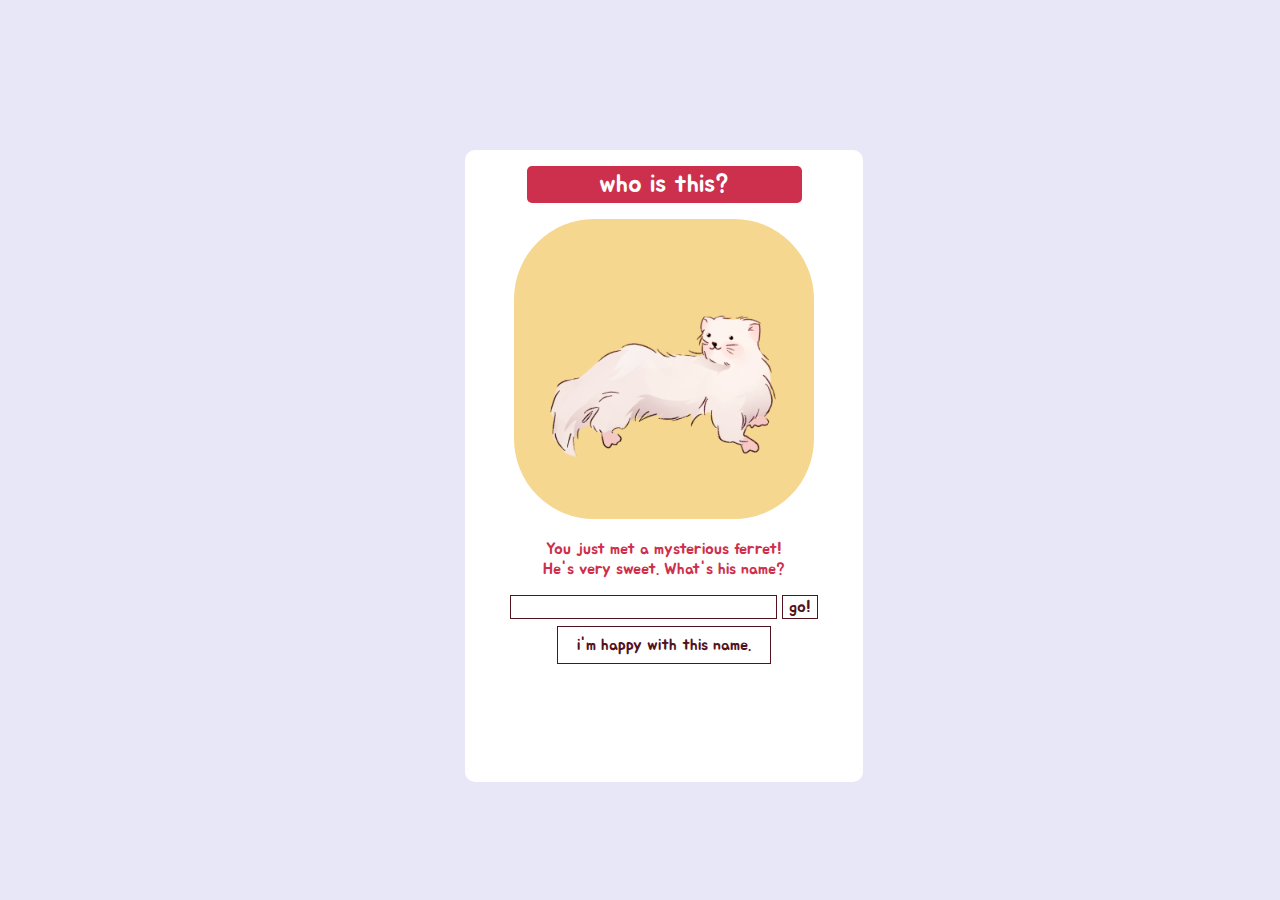
<file: index.html>
<!DOCTYPE html>
<html>
<head>
<link rel="stylesheet" type="text/css" href="tamacss.css">
<script type="text/javascript" src="tamajs.js"></script>
</head>

<body>

<div class="container">
<div id="name" class="nametag">
who is this?
</div>
<p>
<div class= "containerd"><br><br><br><br><img src="dianxia.png"></src></div>
<br>
<div id="text">You just met a mysterious ferret! <br>He's very sweet. What's his name?<p></div>

<input type = "text" name ="petname" id="petname">
<button type="submit" id ="submitb" onclick="callback()"> go!</button><p>
<a class="bttn-simple bttn-sm bttn-default" href="next.html">i'm happy with this name.</a>
</div>
</body>
</html>
</file>
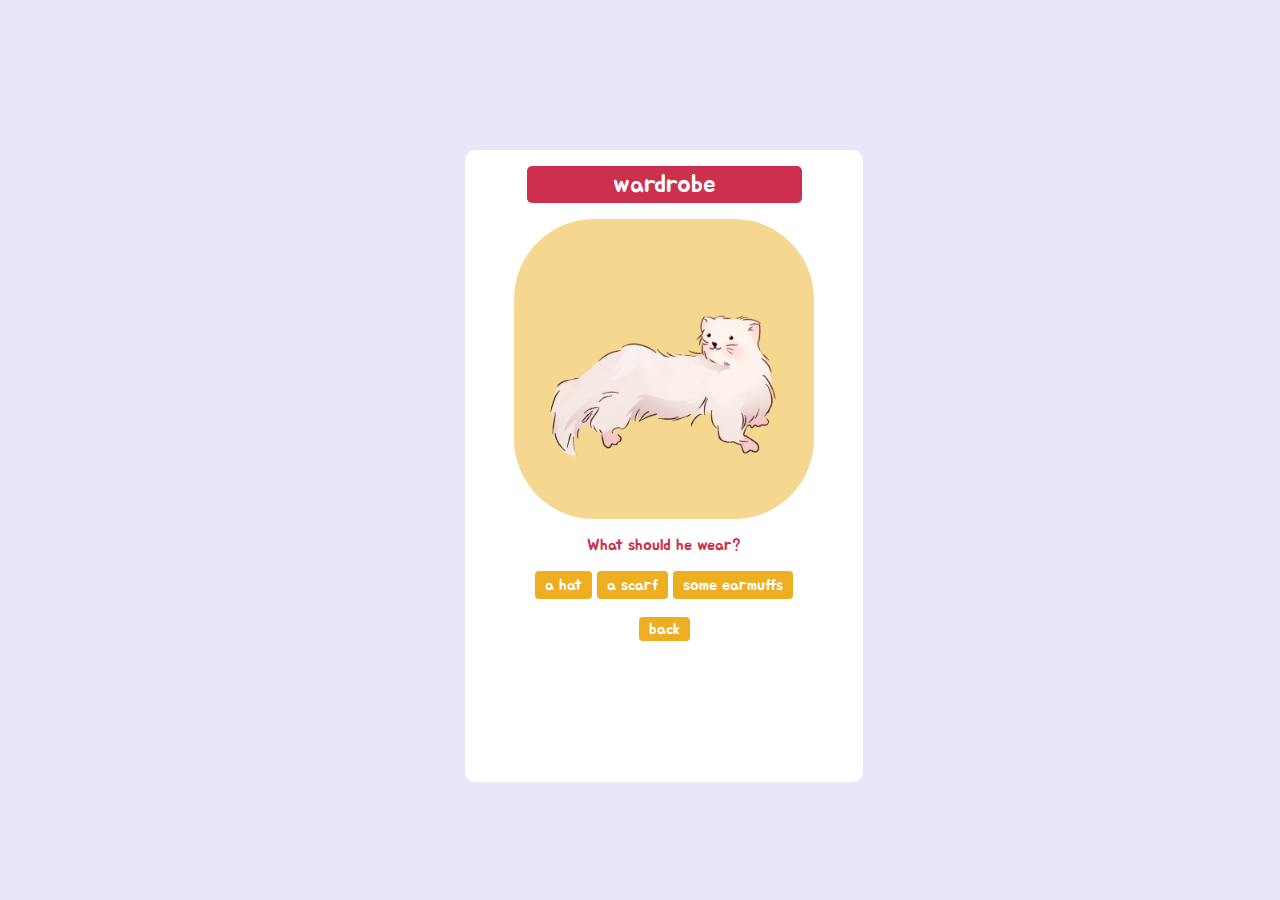
<file: dress.html>
<!DOCTYPE html>
<html>
<head>
<link rel="stylesheet" type="text/css" href="tamacss.css">
<link rel="stylesheet" type="text/css" href="bttn.css">
<script type="text/javascript" src="tamajs.js"></script>

<script>

function hat() {
   document.getElementById("text").innerHTML = "He looks very rustic.";
   document.getElementById('ferretimg').src='bhat.png';
}

function scarf() {
   document.getElementById("text").innerHTML = "He looks very cozy.";
   document.getElementById('ferretimg').src='dscarf.png';
}

function muffs() {
   document.getElementById("text").innerHTML = "He looks very cute.";
   document.getElementById('ferretimg').src='dmuffs.png';
}

</script>

</head>

<body>

<div class="container">
  <div id="name" class="nametag"> wardrobe
  </div>
<p>
  <div class="containerd"><br><br><br><br>
<img id="ferretimg" src="dianxia.png"></div>
 <p id="text">What should he wear?</p>

<button class="bttn-simple bttn-sm bttn-default" onclick="hat()" id="op1">a hat</button>
<button class="bttn-simple bttn-sm bttn-default" onclick="scarf()" id="op2">a scarf</button>
<button class="bttn-simple bttn-sm bttn-default" onclick="muffs()" id="op3">some earmuffs</button><br><br>


<a href = "interact.html" class="bttn-simple bttn-sm bttn-default">back</a>


</div>
</body>
</html>
</file>
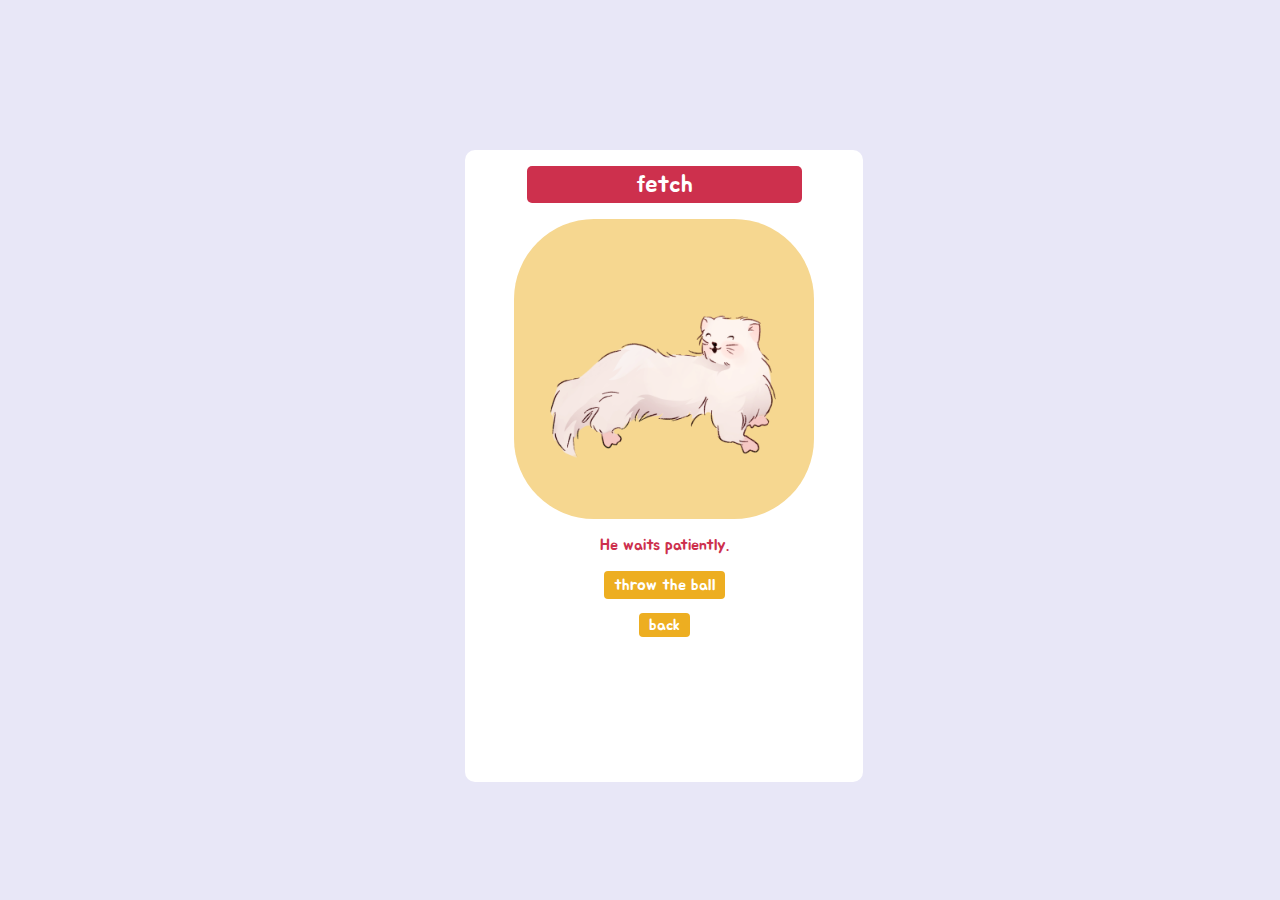
<file: fetch.html>
<!DOCTYPE html>
<html>
<head>
<link rel="stylesheet" type="text/css" href="tamacss.css">
<link rel="stylesheet" type="text/css" href="bttn.css">
<script type="text/javascript" src="tamajs.js"></script>

<script>
function fetch() {
   document.getElementById("text").innerHTML = "He runs after it!<br>...<br>...<br>...<br>...<br>Oops... I don't think he's coming back...";
   document.getElementById("fetchbutton").innerHTML = "sorry :(";
   document.getElementById('ferretimg').src='';
}
</script>


</head>

<body>

<div class="container">
  <div id="name" class="nametag"> fetch
  </div>
<p>
  <div class="containerd"><br><br><br><br>
<img id="ferretimg" src="dhappy.png"></div>
 <p id ="text">He waits patiently.</p>
 <button id="fetchbutton" class="bttn-simple bttn-sm bttn-default" onclick="fetch()">throw the ball</button>
<p>

<a href = "play.html" class="bttn-simple bttn-sm bttn-default">back</a>


</div>
</body>
</html>
</file>
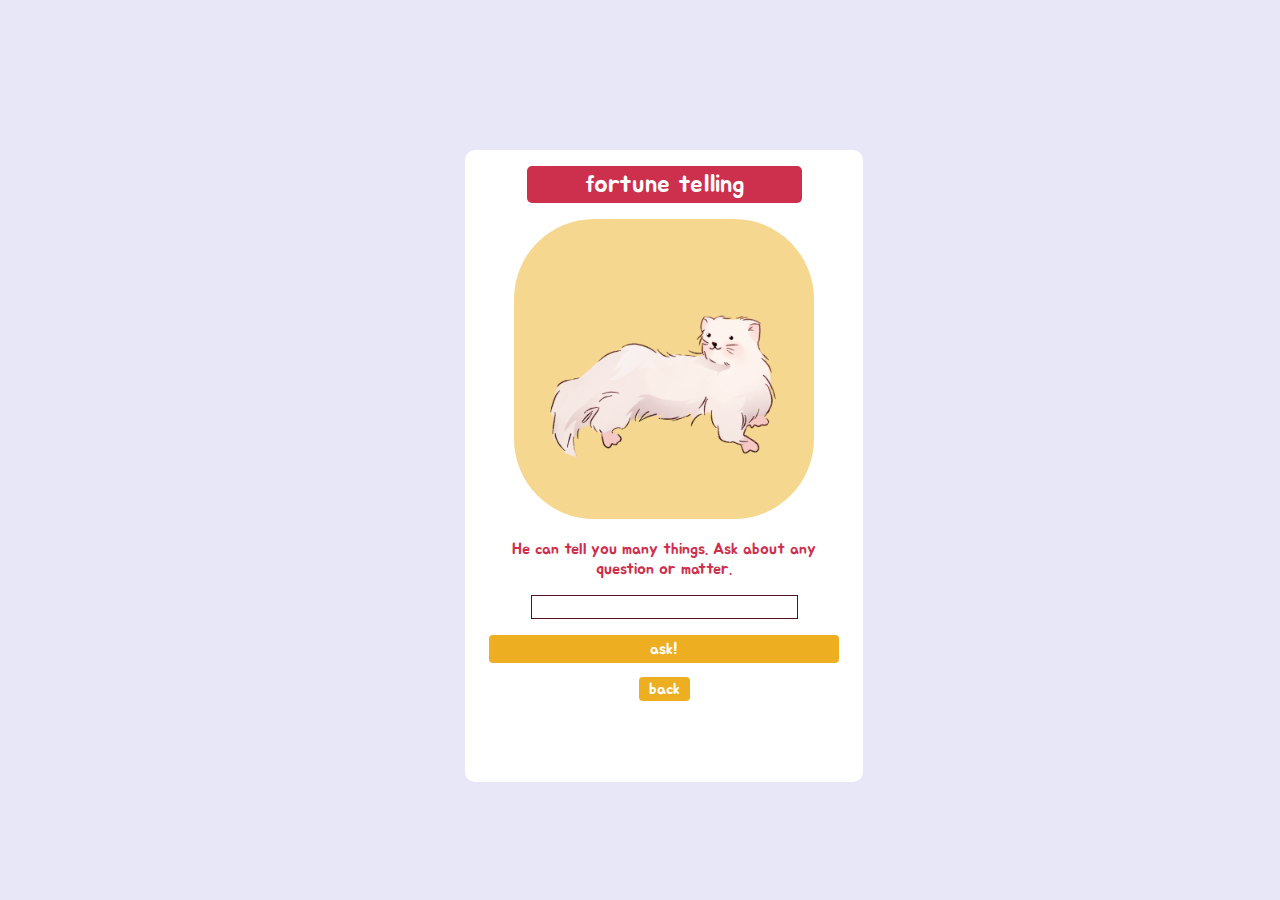
<file: fortune.html>
<!DOCTYPE html>
<html>
<head>
<link rel="stylesheet" type="text/css" href="tamacss.css">
<link rel="stylesheet" type="text/css" href="bttn.css">
<script type="text/javascript" src="tamajs.js"></script>

<script type="text/javascript">
  var answers = ["He's very sure of it!",
                 "He looks confident.",
                 "He's very excited, it seems so!",
                 "He seems certain of it.",
                 "He hesitates, but agrees it will happen.",
                 "He thinks your chances are good!",
                 "He looks a little sad, I wouldn't count on it.",
                 "He shakes his head.",
                 "He looks sad, I don't think your chances are good.",
                 "He thinks that you shouldn't know this answer yet.",
                 "He looks to be thinking very intently, but doesn't have an answer."];

  window.onload = function() {
     var ask = document.getElementById("ask");
     var answer = document.getElementById("answer");
     var eightball = document.getElementById("fortune");
     var question = document.getElementById("question");

     eightball.addEventListener("click", function() {
         ask.innerText = "ask again?";
         var num = Math.floor(Math.random() * Math.floor(answers.length));
         answer.innerText = answers[num];
         if (num == 0 || num == 2){
           document.getElementById('ferretimg').src='dlove.png';
         }
         else if (num == 1 || num == 3 ||num == 5) {
           document.getElementById('ferretimg').src='dhappy.png';
         }
         else if (num == 4) {
           document.getElementById('ferretimg').src='dianxia.png';
         }
         else if (num == 6 || num == 7 || num == 8) {
           document.getElementById('ferretimg').src='dsad.png';
         }
         else if (num == 9 || num == 10) {
           document.getElementById('ferretimg').src='dnervous.png';
         }

     });
  };
</script>
</head>

<body>

<div class="container">
  <div id="name" class="nametag"> fortune telling
  </div>
<p>
  <div class="containerd"><br><br><br><br>
<img id="ferretimg" src="dianxia.png"></div><br>
He can tell you many things. Ask about any question or matter.<p>

  <input type="text" id="question" />
    <div id="fortune" class="fortune">
      <div class="answer">
        <p class="bttn-simple bttn-sm bttn-default" id="ask">ask!</p>
        <p id="answer"></p>
      </div>
    </div>
    <a href = "play.html" class="bttn-simple bttn-sm bttn-default">back</a>
  </div>

</body>
</html>
</file>
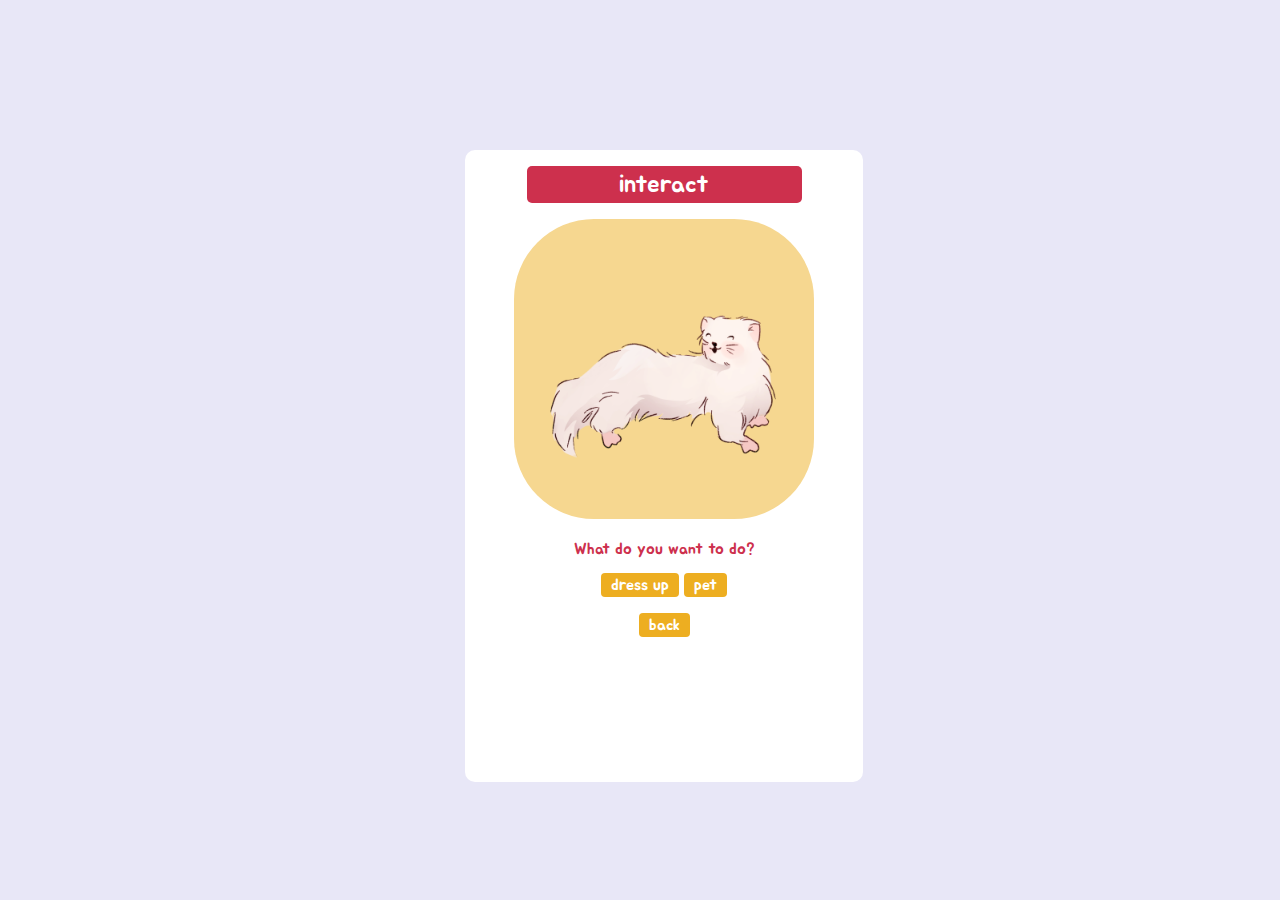
<file: interact.html>
<!DOCTYPE html>
<html>
<head>
<link rel="stylesheet" type="text/css" href="tamacss.css">
<link rel="stylesheet" type="text/css" href="bttn.css">
<script type="text/javascript" src="tamajs.js"></script>
</head>

<body>

<div class="container">
  <div id="name" class="nametag"> interact
  </div>
<p>
  <div class="containerd"><br><br><br><br>
<img src="dhappy.png"></div><br>
 What do you want to do?
<p>

<a href="dress.html" class="bttn-simple bttn-sm bttn-default">dress up</a>
<a href="pet.html" class="bttn-simple bttn-sm bttn-default">pet</a><br><br>
<a href = "next.html" class="bttn-simple bttn-sm bttn-default">back</a>


</div>
</body>
</html>
</file>
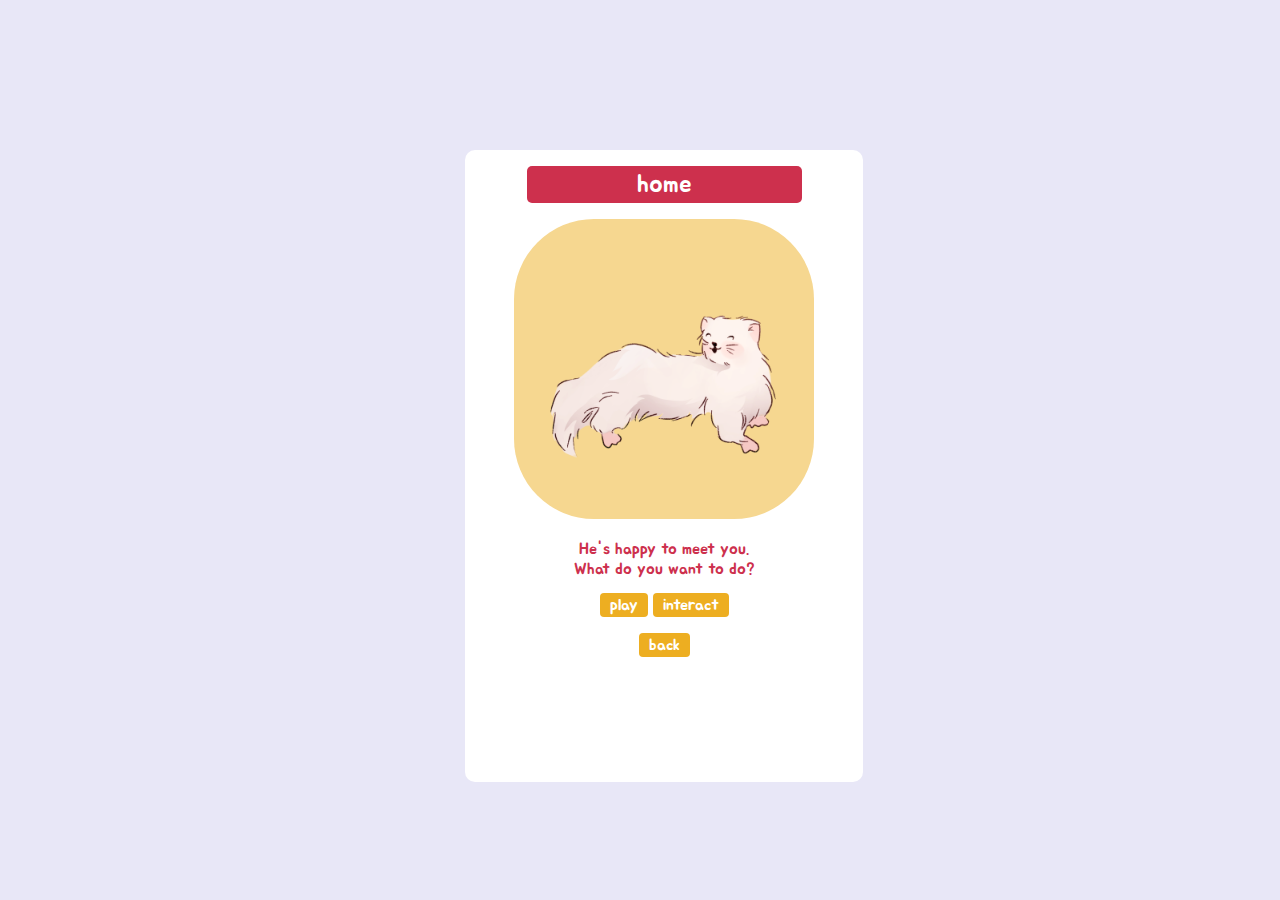
<file: next.html>
<!DOCTYPE html>
<html>
<head>
<link rel="stylesheet" type="text/css" href="tamacss.css">
<link rel="stylesheet" type="text/css" href="bttn.css">
<script type="text/javascript" src="tamajs.js"></script>
</head>

<body>

<div class="container">
  <div id="name" class="nametag"> home
  </div>
<p>
  <div class="containerd"><br><br><br><br>
<img src="dhappy.png"></div><br>
 He's happy to meet you.<br>
 What do you want to do?
<p>

<a href="play.html" class="bttn-simple bttn-sm bttn-default">play</a>
<a href="interact.html" class="bttn-simple bttn-sm bttn-default">interact</a><br><br>
<a href = "index.html" class="bttn-simple bttn-sm bttn-default">back</a>


</div>
</body>
</html>
</file>
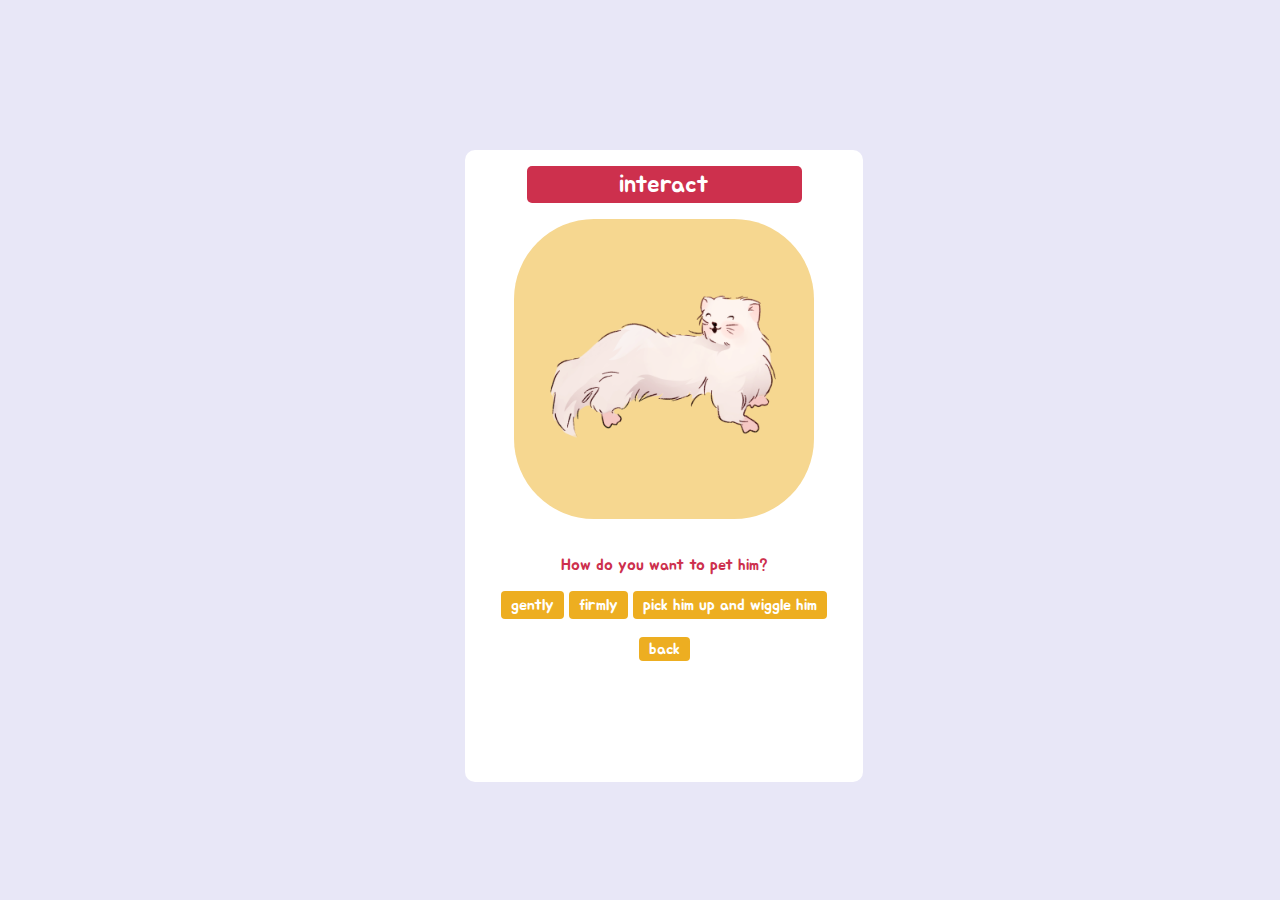
<file: pet.html>
<!DOCTYPE html>
<html>
<head>
<link rel="stylesheet" type="text/css" href="tamacss.css">
<link rel="stylesheet" type="text/css" href="bttn.css">
<script type="text/javascript" src="tamajs.js"></script>


  <script>

  function gentle() {
     document.getElementById("text").innerHTML = "He really likes that!";
     document.getElementById('ferretimg').src='dpets.png';
  }

  function firm() {
     document.getElementById("text").innerHTML = "Please be gentler!";
     document.getElementById('ferretimg').src='dangry.png';
  }

  function wiggle() {
     document.getElementById("text").innerHTML = "He's so majestic.";
     document.getElementById('ferretimg').src='dwiggle.png';
  }

  </script>


</head>

<body>

<div class="container">
  <div id="name" class="nametag"> interact
  </div>
<p>
  <div class="containerd"><br><br><br>
<img id="ferretimg" src="dhappy.png"></div><br>
 <p id="text">How do you want to pet him?</p>
<p>

  <button class="bttn-simple bttn-sm bttn-default" onclick="gentle()" id="op1">gently</button>
  <button class="bttn-simple bttn-sm bttn-default" onclick="firm()" id="op2">firmly</button>
  <button class="bttn-simple bttn-sm bttn-default" onclick="wiggle()" id="op3">pick him up and wiggle him</button><br><br>
<a href = "next.html" class="bttn-simple bttn-sm bttn-default">back</a>


</div>
</body>
</html>
</file>
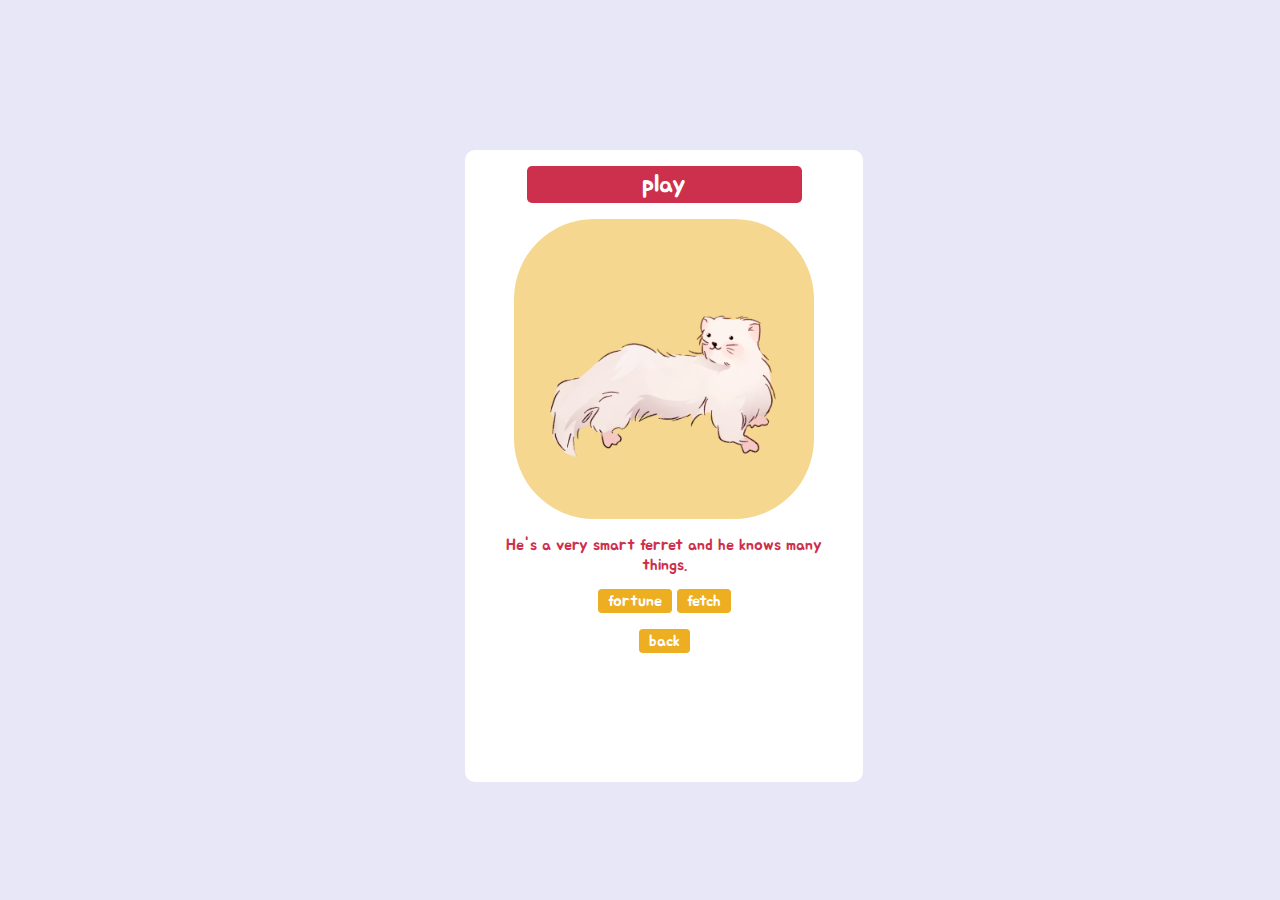
<file: play.html>
<!DOCTYPE html>
<html>
<head>
<link rel="stylesheet" type="text/css" href="tamacss.css">
<link rel="stylesheet" type="text/css" href="bttn.css">
<script type="text/javascript" src="tamajs.js"></script>

</head>

<body>

<div class="container">
  <div id="name" class="nametag"> play
  </div>
<p>
  <div class="containerd"><br><br><br><br>
<img src="dianxia.png"></div>
<p>
He's a very smart ferret and he knows many things.<p>
<a href="fortune.html" class="bttn-simple bttn-sm bttn-default">fortune</a>
<a href="fetch.html" class="bttn-simple bttn-sm bttn-default">fetch</a><br><br>
<a href="next.html" class="bttn-simple bttn-sm bttn-default">back</a>


</div>
</body>
</html>
</file>
<file: tamacss.css>
@import url('https://fonts.googleapis.com/css?family=Jua&display=swap');

body {
  background-color: #e8e7f7;
  font-family: Jua;
  color: #cd304d;
  text-align: center;
}

button {
  font-family: Jua;
  font-size: 1em;
  color: #52131e;
  background: white;
  border: #52131e solid .5px;
  -webkit-transition-duration: 0.4s;
  transition-duration: 0.4s;
}


button:hover {
  background-color: #edae21;
  color: white;
  border:none;
}


.container {
  width: 350px;
  height: 600px;
  padding-bottom: 5%;
  display: inline-block;
  background-color:white;
  padding: auto;
  position:absolute;
  border-radius: 10px;
  left:50%;
  top:50%;
  margin:-300px 0 0 -175px;
  padding: 1em 1.5em 1em 1.5em;
}

img{
  max-width: 80%;
  height: auto;
}

.containerd {
  width:300px;
  height: 300px;
  background-color: #f6d790;
  margin: auto;
  border-radius: 80px;
}

.nametag {
  background-color: #cd304d;
  width: 275px;
  margin: auto;
  padding-top: 3px;
  padding-bottom: 3px;
  border-radius: 5px;

  -webkit-text-fill-color: white;
  font-size: 25px;
  text-align: center;
}

.welcome {
  background-color: #cd304d;
  width: 125px;
  margin: auto;
  padding-top: 7px;
  padding-bottom: 7px;
  border-radius: 50px;

  -webkit-text-fill-color: white;
  font-size: 20px;
  text-align: center;
  transition: all .3s cubic-bezier(.02,.01,.47,1);
}

input {
  font-family: Jua;
  font-size: 1em;
  color: #52131e;
  background: white;
  border: #52131e solid .5px;
}

a {
  font-family: Jua;
  font-size: 1em;
  color: #52131e;
  background: white;
  border: #52131e solid .5px;
  -webkit-transition-duration: 0.4s;
  transition-duration: 0.4s;
  padding: 10px 19px;
  text-decoration: none;
}

a:hover {
  background-color: #edae21;
  color: white;
  border:none;
}
</file>
<file: bttn.css>
/*!
 *
 * bttn.css - https://ganapativs.github.io/bttn.css
 * Version - 0.2.4
 * Demo: https://bttn.surge.sh
 *
 * Licensed under the MIT license - http://opensource.org/licenses/MIT
 *
 * Copyright (c) 2016 Ganapati V S (@ganapativs)
 *
 */.bttn-default{color:#fff}.bttn,.bttn-lg,.bttn-md,.bttn-primary,.bttn-sm,.bttn-xs{color:#1d89ff}.bttn-warning{color:#feab3a}.bttn-danger{color:#ff5964}.bttn-success{color:#28b78d}.bttn-royal{color:#bd2df5}.bttn,.bttn-lg,.bttn-md,.bttn-sm,.bttn-xs{margin:0;padding:0;border-width:0;border-color:transparent;background:transparent;font-weight:400;cursor:pointer;position:relative}.bttn-lg{padding:8px 15px;font-size:24px}.bttn-lg,.bttn-md{font-family:inherit}.bttn-md{font-size:20px;padding:5px 12px}.bttn-sm{padding:4px 10px;font-size:16px}.bttn-sm,.bttn-xs{font-family:inherit}.bttn-xs{padding:3px 8px;font-size:12px}.bttn-gradient,.bttn-simple{margin:0;padding:0;border-color:transparent;background:transparent;font-weight:400;cursor:pointer;position:relative;font-size:20px;font-family:inherit;padding:5px 12px;overflow:hidden;border-width:0;border-radius:4px;background:hsla(0,0%,100%,.4);color:#fff;-webkit-transition:all .3s cubic-bezier(.02,.01,.47,1);transition:all .3s cubic-bezier(.02,.01,.47,1)}.bttn-gradient:focus,.bttn-gradient:hover,.bttn-simple:focus,.bttn-simple:hover{opacity:.75}.bttn-gradient.bttn-xs,.bttn-simple.bttn-xs{padding:3px 8px;font-size:12px;font-family:inherit}.bttn-gradient.bttn-sm,.bttn-simple.bttn-sm{padding:4px 10px;font-size:16px;font-family:inherit}.bttn-gradient.bttn-md,.bttn-simple.bttn-md{font-size:20px;font-family:inherit;padding:5px 12px}.bttn-gradient.bttn-lg,.bttn-simple.bttn-lg{padding:8px 15px;font-size:24px;font-family:inherit}.bttn-gradient.bttn-default,.bttn-simple.bttn-default{background:#edae21}.bttn-gradient.bttn-primary,.bttn-simple.bttn-primary{background:#1d89ff}.bttn-gradient.bttn-warning,.bttn-simple.bttn-warning{background:#feab3a}.bttn-gradient.bttn-danger,.bttn-simple.bttn-danger{background:#ff5964}.bttn-gradient.bttn-success,.bttn-simple.bttn-success{background:#28b78d}.bttn-gradient.bttn-royal,.bttn-simple.bttn-royal{background:#bd2df5}.bttn-bordered{margin:0;padding:0;border-width:0;border-color:transparent;font-weight:400;cursor:pointer;position:relative;font-size:20px;font-family:inherit;padding:5px 12px;overflow:hidden;border:1px solid hsla(0,0%,100%,.4);border-radius:4px;background:transparent;color:#fff;-webkit-transition:all .3s cubic-bezier(.02,.01,.47,1);transition:all .3s cubic-bezier(.02,.01,.47,1)}.bttn-bordered:focus,.bttn-bordered:hover{border-color:hsla(0,0%,100%,.7)}.bttn-bordered.bttn-xs{padding:3px 8px;font-size:12px;font-family:inherit}.bttn-bordered.bttn-sm{padding:4px 10px;font-size:16px;font-family:inherit}.bttn-bordered.bttn-md{font-size:20px;font-family:inherit;padding:5px 12px}.bttn-bordered.bttn-lg{padding:8px 15px;font-size:24px;font-family:inherit}.bttn-bordered.bttn-default{border-color:hsla(0,0%,100%,.4);color:#fff}.bttn-bordered.bttn-default:focus,.bttn-bordered.bttn-default:hover{border-color:hsla(0,0%,100%,.7)}.bttn-bordered.bttn-primary{border-color:rgba(29,137,255,.4);color:#1d89ff}.bttn-bordered.bttn-primary:focus,.bttn-bordered.bttn-primary:hover{border-color:rgba(29,137,255,.7)}.bttn-bordered.bttn-warning{border-color:rgba(254,171,58,.4);color:#feab3a}.bttn-bordered.bttn-warning:focus,.bttn-bordered.bttn-warning:hover{border-color:rgba(254,171,58,.7)}.bttn-bordered.bttn-danger{border-color:rgba(255,89,100,.4);color:#ff5964}.bttn-bordered.bttn-danger:focus,.bttn-bordered.bttn-danger:hover{border-color:rgba(255,89,100,.7)}.bttn-bordered.bttn-success{border-color:rgba(40,183,141,.4);color:#28b78d}.bttn-bordered.bttn-success:focus,.bttn-bordered.bttn-success:hover{border-color:rgba(40,183,141,.7)}.bttn-bordered.bttn-royal{border-color:rgba(189,45,245,.4);color:#bd2df5}.bttn-bordered.bttn-royal:focus,.bttn-bordered.bttn-royal:hover{border-color:rgba(189,45,245,.7)}.bttn-gradient{border-radius:100px;box-shadow:0 1px 2px rgba(0,0,0,.25);text-shadow:0 1px 0 hsla(0,0%,100%,.25)}.bttn-gradient,.bttn-gradient.bttn-default{background-image:-webkit-gradient(linear,left top,left bottom,color-stop(0,#fff),color-stop(1,#d6e3ff));background-image:-webkit-linear-gradient(top,#fff,#d6e3ff);background-image:linear-gradient(180deg,#fff 0,#d6e3ff);background-image:-webkit-linear-gradient(93deg,#d6e3ff,#fff);color:#1d89ff}.bttn-gradient.bttn-primary{background-image:-webkit-gradient(linear,left top,left bottom,color-stop(0,#00bbd4),color-stop(1,#3f51b5));background-image:-webkit-linear-gradient(top,#00bbd4,#3f51b5);background-image:linear-gradient(180deg,#00bbd4 0,#3f51b5);background-image:-webkit-linear-gradient(93deg,#3f51b5,#00bbd4);color:#fff}.bttn-gradient.bttn-warning{background-image:-webkit-gradient(linear,left top,left bottom,color-stop(0,#feab3a),color-stop(1,#f35626));background-image:-webkit-linear-gradient(top,#feab3a,#f35626);background-image:linear-gradient(180deg,#feab3a 0,#f35626);background-image:-webkit-linear-gradient(93deg,#f35626,#feab3a);color:#fff}.bttn-gradient.bttn-danger{background-image:-webkit-gradient(linear,left top,left bottom,color-stop(0,#ff97c2),color-stop(1,#e91e63));background-image:-webkit-linear-gradient(top,#ff97c2,#e91e63);background-image:linear-gradient(180deg,#ff97c2 0,#e91e63);background-image:-webkit-linear-gradient(93deg,#e91e63,#ff97c2);color:#fff}.bttn-gradient.bttn-success{background-image:-webkit-gradient(linear,left top,left bottom,color-stop(0,#9ccc65),color-stop(1,#009688));background-image:-webkit-linear-gradient(top,#9ccc65,#009688);background-image:linear-gradient(180deg,#9ccc65 0,#009688);background-image:-webkit-linear-gradient(93deg,#009688,#9ccc65);color:#fff}.bttn-gradient.bttn-royal{background-image:-webkit-gradient(linear,left top,left bottom,color-stop(0,#9c27b0),color-stop(1,#512da8));background-image:-webkit-linear-gradient(top,#9c27b0,#512da8);background-image:linear-gradient(180deg,#9c27b0 0,#512da8);background-image:-webkit-linear-gradient(93deg,#512da8,#9c27b0);color:#fff}.bttn-minimal{margin:0;padding:0;border-color:transparent;font-weight:400;cursor:pointer;position:relative;font-size:20px;font-family:inherit;padding:5px 12px;overflow:hidden;border-width:0;border-radius:4px;background:transparent;color:#fff;-webkit-transition:all .5s cubic-bezier(.02,.01,.47,1);transition:all .5s cubic-bezier(.02,.01,.47,1)}.bttn-minimal:after,.bttn-minimal:before{position:absolute;bottom:0;left:10px;width:calc(100% - 20px);height:1px;background:currentColor;content:'';opacity:.65;-webkit-transition:opacity .5s cubic-bezier(.02,.01,.47,1),-webkit-transform .5s cubic-bezier(.02,.01,.47,1);transition:opacity .5s cubic-bezier(.02,.01,.47,1),-webkit-transform .5s cubic-bezier(.02,.01,.47,1);transition:transform .5s cubic-bezier(.02,.01,.47,1),opacity .5s cubic-bezier(.02,.01,.47,1);transition:transform .5s cubic-bezier(.02,.01,.47,1),opacity .5s cubic-bezier(.02,.01,.47,1),-webkit-transform .5s cubic-bezier(.02,.01,.47,1)}.bttn-minimal:focus,.bttn-minimal:hover{opacity:.9}.bttn-minimal:focus:after,.bttn-minimal:hover:after{opacity:1;-webkit-transform:translateX(-10px) rotate(.001deg);transform:translateX(-10px) rotate(.001deg)}.bttn-minimal:focus:before,.bttn-minimal:hover:before{opacity:1;-webkit-transform:translateX(10px) rotate(.001deg);transform:translateX(10px) rotate(.001deg)}.bttn-minimal.bttn-xs{padding:3px 8px;font-size:12px;font-family:inherit}.bttn-minimal.bttn-sm{padding:4px 10px;font-size:16px;font-family:inherit}.bttn-minimal.bttn-md{font-size:20px;font-family:inherit;padding:5px 12px}.bttn-minimal.bttn-lg{padding:8px 15px;font-size:24px;font-family:inherit}.bttn-minimal.bttn-default{color:#fff}.bttn-minimal.bttn-primary{color:#1d89ff}.bttn-minimal.bttn-warning{color:#feab3a}.bttn-minimal.bttn-danger{color:#ff5964}.bttn-minimal.bttn-success{color:#28b78d}.bttn-minimal.bttn-royal{color:#bd2df5}.bttn-stretch{margin:0;padding:0;border-color:transparent;font-weight:400;cursor:pointer;position:relative;font-size:20px;font-family:inherit;padding:5px 12px;overflow:hidden;border-width:0;border-radius:0;background:transparent;color:#fff;letter-spacing:0}.bttn-stretch,.bttn-stretch:after,.bttn-stretch:before{-webkit-transition:all .2s cubic-bezier(.02,.01,.47,1);transition:all .2s cubic-bezier(.02,.01,.47,1)}.bttn-stretch:after,.bttn-stretch:before{position:absolute;left:0;width:100%;height:1px;background:currentColor;content:'';opacity:.65;-webkit-transform:scaleX(0);transform:scaleX(0)}.bttn-stretch:after{top:0}.bttn-stretch:before{bottom:0}.bttn-stretch:focus,.bttn-stretch:hover{letter-spacing:2px;opacity:.9;-webkit-transition:all .3s cubic-bezier(.02,.01,.47,1);transition:all .3s cubic-bezier(.02,.01,.47,1)}.bttn-stretch:focus:after,.bttn-stretch:focus:before,.bttn-stretch:hover:after,.bttn-stretch:hover:before{opacity:1;-webkit-transition:all .3s cubic-bezier(.02,.01,.47,1);transition:all .3s cubic-bezier(.02,.01,.47,1);-webkit-transform:scaleX(1);transform:scaleX(1)}.bttn-stretch.bttn-xs{padding:3px 8px;font-size:12px;font-family:inherit}.bttn-stretch.bttn-sm{padding:4px 10px;font-size:16px;font-family:inherit}.bttn-stretch.bttn-md{font-size:20px;font-family:inherit;padding:5px 12px}.bttn-stretch.bttn-lg{padding:8px 15px;font-size:24px;font-family:inherit}.bttn-stretch.bttn-default{color:#fff}.bttn-stretch.bttn-primary{color:#1d89ff}.bttn-stretch.bttn-warning{color:#feab3a}.bttn-stretch.bttn-danger{color:#ff5964}.bttn-stretch.bttn-success{color:#28b78d}.bttn-stretch.bttn-royal{color:#bd2df5}.bttn-jelly{margin:0;padding:0;border-width:0;border-color:transparent;background:transparent;font-weight:400;cursor:pointer;position:relative;font-size:20px;font-family:inherit;padding:5px 12px;overflow:hidden;background:#fff;color:#1d89ff}.bttn-jelly,.bttn-jelly:before{border-radius:50px;-webkit-transition:all .2s cubic-bezier(.02,.01,.47,1);transition:all .2s cubic-bezier(.02,.01,.47,1)}.bttn-jelly:before{position:absolute;top:0;left:0;width:100%;height:100%;background:currentColor;content:'';z-index:-1;opacity:0;-webkit-transform:scale(.2);transform:scale(.2)}.bttn-jelly:focus,.bttn-jelly:hover{box-shadow:0 1px 8px rgba(58,51,53,.4);-webkit-transform:scale(1.1);transform:scale(1.1)}.bttn-jelly:focus,.bttn-jelly:focus:before,.bttn-jelly:hover,.bttn-jelly:hover:before{-webkit-transition:all .3s cubic-bezier(.02,.01,.47,1);transition:all .3s cubic-bezier(.02,.01,.47,1)}.bttn-jelly:focus:before,.bttn-jelly:hover:before{opacity:.15;-webkit-transform:scale(1);transform:scale(1)}.bttn-jelly.bttn-xs{padding:3px 8px;font-size:12px;font-family:inherit}.bttn-jelly.bttn-xs:focus,.bttn-jelly.bttn-xs:hover{box-shadow:0 1px 4px rgba(58,51,53,.4)}.bttn-jelly.bttn-sm{padding:4px 10px;font-size:16px;font-family:inherit}.bttn-jelly.bttn-sm:focus,.bttn-jelly.bttn-sm:hover{box-shadow:0 1px 6px rgba(58,51,53,.4)}.bttn-jelly.bttn-md{font-size:20px;font-family:inherit;padding:5px 12px}.bttn-jelly.bttn-md:focus,.bttn-jelly.bttn-md:hover{box-shadow:0 1px 8px rgba(58,51,53,.4)}.bttn-jelly.bttn-lg{padding:8px 15px;font-size:24px;font-family:inherit}.bttn-jelly.bttn-lg:focus,.bttn-jelly.bttn-lg:hover{box-shadow:0 1px 10px rgba(58,51,53,.4)}.bttn-jelly.bttn-default{background:#fff;color:#1d89ff}.bttn-jelly.bttn-primary{background:#1d89ff;color:#fff}.bttn-jelly.bttn-warning{background:#feab3a;color:#fff}.bttn-jelly.bttn-danger{background:#ff5964;color:#fff}.bttn-jelly.bttn-success{background:#28b78d;color:#fff}.bttn-jelly.bttn-royal{background:#bd2df5;color:#fff}.bttn-fill{margin:0;padding:0;border-width:0;border-color:transparent;background:transparent;font-weight:400;cursor:pointer;position:relative;font-size:20px;font-family:inherit;padding:5px 12px;z-index:0;border:none;background:#fff;color:#1d89ff;-webkit-transition:all .3s cubic-bezier(.02,.01,.47,1);transition:all .3s cubic-bezier(.02,.01,.47,1)}.bttn-fill:before{position:absolute;bottom:0;left:0;width:100%;height:100%;background:#1d89ff;content:'';opacity:0;-webkit-transition:opacity .15s ease-out,-webkit-transform .15s ease-out;transition:opacity .15s ease-out,-webkit-transform .15s ease-out;transition:transform .15s ease-out,opacity .15s ease-out;transition:transform .15s ease-out,opacity .15s ease-out,-webkit-transform .15s ease-out;z-index:-1;-webkit-transform:scaleX(0);transform:scaleX(0)}.bttn-fill:focus,.bttn-fill:hover{box-shadow:0 1px 8px rgba(58,51,53,.3);color:#fff;-webkit-transition:all .5s cubic-bezier(.02,.01,.47,1);transition:all .5s cubic-bezier(.02,.01,.47,1)}.bttn-fill:focus:before,.bttn-fill:hover:before{opacity:1;-webkit-transition:opacity .2s ease-in,-webkit-transform .2s ease-in;transition:opacity .2s ease-in,-webkit-transform .2s ease-in;transition:transform .2s ease-in,opacity .2s ease-in;transition:transform .2s ease-in,opacity .2s ease-in,-webkit-transform .2s ease-in;-webkit-transform:scaleX(1);transform:scaleX(1)}.bttn-fill.bttn-xs{padding:3px 8px;font-size:12px;font-family:inherit}.bttn-fill.bttn-xs:focus,.bttn-fill.bttn-xs:hover{box-shadow:0 1px 4px rgba(58,51,53,.3)}.bttn-fill.bttn-sm{padding:4px 10px;font-size:16px;font-family:inherit}.bttn-fill.bttn-sm:focus,.bttn-fill.bttn-sm:hover{box-shadow:0 1px 6px rgba(58,51,53,.3)}.bttn-fill.bttn-md{font-size:20px;font-family:inherit;padding:5px 12px}.bttn-fill.bttn-md:focus,.bttn-fill.bttn-md:hover{box-shadow:0 1px 8px rgba(58,51,53,.3)}.bttn-fill.bttn-lg{padding:8px 15px;font-size:24px;font-family:inherit}.bttn-fill.bttn-lg:focus,.bttn-fill.bttn-lg:hover{box-shadow:0 1px 10px rgba(58,51,53,.3)}.bttn-fill.bttn-default{background:#fff;color:#1d89ff}.bttn-fill.bttn-default:focus,.bttn-fill.bttn-default:hover{color:#fff}.bttn-fill.bttn-default:before{background:#1d89ff}.bttn-fill.bttn-primary{background:#1d89ff;color:#fff}.bttn-fill.bttn-primary:focus,.bttn-fill.bttn-primary:hover{color:#1d89ff}.bttn-fill.bttn-primary:before{background:#fff}.bttn-fill.bttn-warning{background:#feab3a;color:#fff}.bttn-fill.bttn-warning:focus,.bttn-fill.bttn-warning:hover{color:#feab3a}.bttn-fill.bttn-warning:before{background:#fff}.bttn-fill.bttn-danger{background:#ff5964;color:#fff}.bttn-fill.bttn-danger:focus,.bttn-fill.bttn-danger:hover{color:#ff5964}.bttn-fill.bttn-danger:before{background:#fff}.bttn-fill.bttn-success{background:#28b78d;color:#fff}.bttn-fill.bttn-success:focus,.bttn-fill.bttn-success:hover{color:#28b78d}.bttn-fill.bttn-success:before{background:#fff}.bttn-fill.bttn-royal{background:#bd2df5;color:#fff}.bttn-fill.bttn-royal:focus,.bttn-fill.bttn-royal:hover{color:#bd2df5}.bttn-fill.bttn-royal:before{background:#fff}.bttn-material-circle{margin:0;padding:0;border-color:transparent;background:transparent;font-weight:400;cursor:pointer;position:relative;font-size:20px;font-family:inherit;padding:5px 12px;overflow:hidden;border-width:0;border-radius:50%;background:#fff;box-shadow:0 2px 5px 0 rgba(0,0,0,.18),0 1px 5px 0 rgba(0,0,0,.15);color:#1d89ff;-webkit-transition:all .25s cubic-bezier(.02,.01,.47,1);transition:all .25s cubic-bezier(.02,.01,.47,1);-webkit-transform:translateZ(0);transform:translateZ(0)}.bttn-material-circle:focus,.bttn-material-circle:hover{box-shadow:0 5px 11px 0 rgba(0,0,0,.18),0 4px 15px 0 rgba(0,0,0,.15);-webkit-transition:box-shadow .4s ease-out;transition:box-shadow .4s ease-out}.bttn-material-circle.bttn-xs{padding:3px 8px;font-size:12px;font-family:inherit;width:28px;height:28px;line-height:24px}.bttn-material-circle.bttn-sm{padding:4px 10px;font-size:16px;font-family:inherit;width:36px;height:36px;line-height:30px}.bttn-material-circle.bttn-md{font-size:20px;font-family:inherit;padding:5px 12px;width:44px;height:44px;line-height:38px}.bttn-material-circle.bttn-lg{padding:8px 15px;font-size:24px;font-family:inherit;width:54px;height:54px;line-height:44px}.bttn-material-circle.bttn-default{background:#fff;color:#1d89ff}.bttn-material-circle.bttn-primary{background:#1d89ff;color:#fff}.bttn-material-circle.bttn-warning{background:#feab3a;color:#fff}.bttn-material-circle.bttn-danger{background:#ff5964;color:#fff}.bttn-material-circle.bttn-success{background:#28b78d;color:#fff}.bttn-material-circle.bttn-royal{background:#bd2df5;color:#fff}.bttn-material-flat{margin:0;padding:0;border-color:transparent;background:transparent;font-weight:400;cursor:pointer;position:relative;font-size:20px;font-family:inherit;padding:5px 12px;overflow:hidden;border-width:0;border-radius:2px;background:#fff;box-shadow:0 2px 5px 0 rgba(0,0,0,.18),0 1px 5px 0 rgba(0,0,0,.15);color:#1d89ff;text-transform:uppercase;-webkit-transition:all .25s cubic-bezier(.02,.01,.47,1);transition:all .25s cubic-bezier(.02,.01,.47,1);-webkit-transform:translateZ(0);transform:translateZ(0)}.bttn-material-flat:focus,.bttn-material-flat:hover{box-shadow:0 5px 11px 0 rgba(0,0,0,.18),0 4px 15px 0 rgba(0,0,0,.15);-webkit-transition:box-shadow .4s ease-out;transition:box-shadow .4s ease-out}.bttn-material-flat.bttn-xs{padding:3px 8px;font-size:12px;font-family:inherit}.bttn-material-flat.bttn-sm{padding:4px 10px;font-size:16px;font-family:inherit}.bttn-material-flat.bttn-md{font-size:20px;font-family:inherit;padding:5px 12px}.bttn-material-flat.bttn-lg{padding:8px 15px;font-size:24px;font-family:inherit}.bttn-material-flat.bttn-default{background:#fff;color:#1d89ff}.bttn-material-flat.bttn-primary{background:#1d89ff;color:#fff}.bttn-material-flat.bttn-warning{background:#feab3a;color:#fff}.bttn-material-flat.bttn-danger{background:#ff5964;color:#fff}.bttn-material-flat.bttn-success{background:#28b78d;color:#fff}.bttn-material-flat.bttn-royal{background:#bd2df5;color:#fff}.bttn-pill{margin:0;padding:0;border-width:0;border-color:transparent;background:transparent;font-weight:400;cursor:pointer;position:relative;font-size:20px;font-family:inherit;padding:5px 12px;z-index:0;overflow:hidden;border:none;border-radius:100px;background:#fff;color:#1d89ff;-webkit-transition:all .3s cubic-bezier(.02,.01,.47,1);transition:all .3s cubic-bezier(.02,.01,.47,1)}.bttn-pill:after,.bttn-pill:before{position:absolute;right:0;bottom:0;width:100px;height:100px;border-radius:50%;background:#1d89ff;content:'';opacity:0;-webkit-transition:opacity .15s cubic-bezier(.02,.01,.47,1),-webkit-transform .15s cubic-bezier(.02,.01,.47,1);transition:opacity .15s cubic-bezier(.02,.01,.47,1),-webkit-transform .15s cubic-bezier(.02,.01,.47,1);transition:transform .15s cubic-bezier(.02,.01,.47,1),opacity .15s cubic-bezier(.02,.01,.47,1);transition:transform .15s cubic-bezier(.02,.01,.47,1),opacity .15s cubic-bezier(.02,.01,.47,1),-webkit-transform .15s cubic-bezier(.02,.01,.47,1);z-index:-1;-webkit-transform:translate(100%,-25%) translateZ(0);transform:translate(100%,-25%) translateZ(0)}.bttn-pill:focus,.bttn-pill:hover{box-shadow:0 1px 8px rgba(58,51,53,.3);color:#fff;-webkit-transition:all .5s cubic-bezier(.02,.01,.47,1);transition:all .5s cubic-bezier(.02,.01,.47,1);-webkit-transform:scale(1.1) translateZ(0);transform:scale(1.1) translateZ(0)}.bttn-pill:focus:before,.bttn-pill:hover:before{opacity:.15;-webkit-transition:opacity .2s cubic-bezier(.02,.01,.47,1),-webkit-transform .2s cubic-bezier(.02,.01,.47,1);transition:opacity .2s cubic-bezier(.02,.01,.47,1),-webkit-transform .2s cubic-bezier(.02,.01,.47,1);transition:transform .2s cubic-bezier(.02,.01,.47,1),opacity .2s cubic-bezier(.02,.01,.47,1);transition:transform .2s cubic-bezier(.02,.01,.47,1),opacity .2s cubic-bezier(.02,.01,.47,1),-webkit-transform .2s cubic-bezier(.02,.01,.47,1);-webkit-transform:translate3d(50%,0,0) scale(.9);transform:translate3d(50%,0,0) scale(.9)}.bttn-pill:focus:after,.bttn-pill:hover:after{opacity:.25;-webkit-transition:opacity .2s cubic-bezier(.02,.01,.47,1) .05s,-webkit-transform .2s cubic-bezier(.02,.01,.47,1) .05s;transition:opacity .2s cubic-bezier(.02,.01,.47,1) .05s,-webkit-transform .2s cubic-bezier(.02,.01,.47,1) .05s;transition:transform .2s cubic-bezier(.02,.01,.47,1) .05s,opacity .2s cubic-bezier(.02,.01,.47,1) .05s;transition:transform .2s cubic-bezier(.02,.01,.47,1) .05s,opacity .2s cubic-bezier(.02,.01,.47,1) .05s,-webkit-transform .2s cubic-bezier(.02,.01,.47,1) .05s;-webkit-transform:translate(50%) scale(1.1);transform:translate(50%) scale(1.1)}.bttn-pill.bttn-xs{padding:3px 8px;font-size:12px;font-family:inherit}.bttn-pill.bttn-xs:focus,.bttn-pill.bttn-xs:hover{box-shadow:0 1px 4px rgba(58,51,53,.3)}.bttn-pill.bttn-sm{padding:4px 10px;font-size:16px;font-family:inherit}.bttn-pill.bttn-sm:focus,.bttn-pill.bttn-sm:hover{box-shadow:0 1px 6px rgba(58,51,53,.3)}.bttn-pill.bttn-md{font-size:20px;font-family:inherit;padding:5px 12px}.bttn-pill.bttn-md:focus,.bttn-pill.bttn-md:hover{box-shadow:0 1px 8px rgba(58,51,53,.3)}.bttn-pill.bttn-lg{padding:8px 15px;font-size:24px;font-family:inherit}.bttn-pill.bttn-lg:focus,.bttn-pill.bttn-lg:hover{box-shadow:0 1px 10px rgba(58,51,53,.3)}.bttn-pill.bttn-default{background:#fff;color:#1d89ff}.bttn-pill.bttn-default:focus,.bttn-pill.bttn-default:hover{color:#1d89ff}.bttn-pill.bttn-default:after,.bttn-pill.bttn-default:before{background:#1d89ff}.bttn-pill.bttn-primary{background:#1d89ff;color:#fff}.bttn-pill.bttn-primary:focus,.bttn-pill.bttn-primary:hover{color:#fff}.bttn-pill.bttn-primary:after,.bttn-pill.bttn-primary:before{background:#fff}.bttn-pill.bttn-warning{background:#feab3a;color:#fff}.bttn-pill.bttn-warning:focus,.bttn-pill.bttn-warning:hover{color:#fff}.bttn-pill.bttn-warning:after,.bttn-pill.bttn-warning:before{background:#fff}.bttn-pill.bttn-danger{background:#ff5964;color:#fff}.bttn-pill.bttn-danger:focus,.bttn-pill.bttn-danger:hover{color:#fff}.bttn-pill.bttn-danger:after,.bttn-pill.bttn-danger:before{background:#fff}.bttn-pill.bttn-success{background:#28b78d;color:#fff}.bttn-pill.bttn-success:focus,.bttn-pill.bttn-success:hover{color:#fff}.bttn-pill.bttn-success:after,.bttn-pill.bttn-success:before{background:#fff}.bttn-pill.bttn-royal{background:#bd2df5;color:#fff}.bttn-pill.bttn-royal:focus,.bttn-pill.bttn-royal:hover{color:#fff}.bttn-pill.bttn-royal:after,.bttn-pill.bttn-royal:before{background:#fff}.bttn-float{margin:0;padding:0;border-width:0;border-color:transparent;background:transparent;font-weight:400;cursor:pointer;position:relative;font-size:20px;font-family:inherit;padding:5px 12px;overflow:hidden;border:1px dotted #fff;border-radius:4px;background:hsla(0,0%,100%,.4);color:#fff;-webkit-transition:opacity .3s cubic-bezier(.02,.01,.47,1),box-shadow .2s cubic-bezier(.02,.01,.47,1),-webkit-transform .3s cubic-bezier(.02,.01,.47,1);transition:opacity .3s cubic-bezier(.02,.01,.47,1),box-shadow .2s cubic-bezier(.02,.01,.47,1),-webkit-transform .3s cubic-bezier(.02,.01,.47,1);transition:transform .3s cubic-bezier(.02,.01,.47,1),opacity .3s cubic-bezier(.02,.01,.47,1),box-shadow .2s cubic-bezier(.02,.01,.47,1);transition:transform .3s cubic-bezier(.02,.01,.47,1),opacity .3s cubic-bezier(.02,.01,.47,1),box-shadow .2s cubic-bezier(.02,.01,.47,1),-webkit-transform .3s cubic-bezier(.02,.01,.47,1)}.bttn-float:focus,.bttn-float:hover{box-shadow:0 30px 30px rgba(0,0,0,.16);opacity:.85;-webkit-transition:opacity .2s cubic-bezier(.02,.01,.47,1),box-shadow .4s cubic-bezier(.02,.01,.47,1),-webkit-transform .2s cubic-bezier(.02,.01,.47,1);transition:opacity .2s cubic-bezier(.02,.01,.47,1),box-shadow .4s cubic-bezier(.02,.01,.47,1),-webkit-transform .2s cubic-bezier(.02,.01,.47,1);transition:transform .2s cubic-bezier(.02,.01,.47,1),opacity .2s cubic-bezier(.02,.01,.47,1),box-shadow .4s cubic-bezier(.02,.01,.47,1);transition:transform .2s cubic-bezier(.02,.01,.47,1),opacity .2s cubic-bezier(.02,.01,.47,1),box-shadow .4s cubic-bezier(.02,.01,.47,1),-webkit-transform .2s cubic-bezier(.02,.01,.47,1)}.bttn-float.bttn-xs{padding:3px 8px;font-size:12px;font-family:inherit}.bttn-float.bttn-xs:focus,.bttn-float.bttn-xs:hover{-webkit-transform:translateY(-6px);transform:translateY(-6px)}.bttn-float.bttn-sm{padding:4px 10px;font-size:16px;font-family:inherit}.bttn-float.bttn-sm:focus,.bttn-float.bttn-sm:hover{-webkit-transform:translateY(-8px);transform:translateY(-8px)}.bttn-float.bttn-md{font-size:20px;font-family:inherit;padding:5px 12px}.bttn-float.bttn-md:focus,.bttn-float.bttn-md:hover{-webkit-transform:translateY(-10px);transform:translateY(-10px)}.bttn-float.bttn-lg{padding:8px 15px;font-size:24px;font-family:inherit}.bttn-float.bttn-lg:focus,.bttn-float.bttn-lg:hover{-webkit-transform:translateY(-12px);transform:translateY(-12px)}.bttn-float.bttn-default{border-color:#fff;background:hsla(0,0%,100%,.4);color:#fff}.bttn-float.bttn-primary{border-color:#1d89ff;background:rgba(29,137,255,.4);color:#1d89ff}.bttn-float.bttn-warning{border-color:#feab3a;background:rgba(254,171,58,.4);color:#feab3a}.bttn-float.bttn-danger{border-color:#ff5964;background:rgba(255,89,100,.4);color:#ff5964}.bttn-float.bttn-success{border-color:#28b78d;background:rgba(40,183,141,.4);color:#28b78d}.bttn-float.bttn-royal{border-color:#bd2df5;background:rgba(189,45,245,.4);color:#bd2df5}.bttn-unite{margin:0;padding:0;border-width:0;border-color:transparent;background:transparent;font-weight:400;cursor:pointer;position:relative;font-size:20px;font-family:inherit;padding:5px 12px;z-index:0;overflow:hidden;border:1px solid #1d89ff;border-radius:100px;background:#fff;color:#1d89ff;-webkit-transition:color .3s cubic-bezier(.02,.01,.47,1),border-color .3s cubic-bezier(.02,.01,.47,1);transition:color .3s cubic-bezier(.02,.01,.47,1),border-color .3s cubic-bezier(.02,.01,.47,1)}.bttn-unite:before{background:#d6e3ff;-webkit-transform:translate3d(-110%,-10%,0) skewX(-20deg);transform:translate3d(-110%,-10%,0) skewX(-20deg)}.bttn-unite:after,.bttn-unite:before{position:absolute;top:0;left:0;width:100%;height:120%;content:'';opacity:0;z-index:-1;-webkit-transition:opacity .15s cubic-bezier(.02,.01,.47,1),-webkit-transform .15s cubic-bezier(.02,.01,.47,1);transition:opacity .15s cubic-bezier(.02,.01,.47,1),-webkit-transform .15s cubic-bezier(.02,.01,.47,1);transition:transform .15s cubic-bezier(.02,.01,.47,1),opacity .15s cubic-bezier(.02,.01,.47,1);transition:transform .15s cubic-bezier(.02,.01,.47,1),opacity .15s cubic-bezier(.02,.01,.47,1),-webkit-transform .15s cubic-bezier(.02,.01,.47,1)}.bttn-unite:after{background:rgba(214,227,255,.7);-webkit-transform:translate3d(110%,-10%,0) skewX(-20deg);transform:translate3d(110%,-10%,0) skewX(-20deg)}.bttn-unite:focus,.bttn-unite:hover{box-shadow:0 1px 8px rgba(58,51,53,.3);color:#1d89ff;-webkit-transition:all .5s cubic-bezier(.02,.01,.47,1);transition:all .5s cubic-bezier(.02,.01,.47,1)}.bttn-unite:focus:before,.bttn-unite:hover:before{-webkit-transform:translate3d(-50%,-10%,0) skewX(-20deg);transform:translate3d(-50%,-10%,0) skewX(-20deg)}.bttn-unite:focus:after,.bttn-unite:focus:before,.bttn-unite:hover:after,.bttn-unite:hover:before{opacity:1;-webkit-transition:opacity .25s cubic-bezier(.02,.01,.47,1),-webkit-transform .25s cubic-bezier(.02,.01,.47,1);transition:opacity .25s cubic-bezier(.02,.01,.47,1),-webkit-transform .25s cubic-bezier(.02,.01,.47,1);transition:transform .25s cubic-bezier(.02,.01,.47,1),opacity .25s cubic-bezier(.02,.01,.47,1);transition:transform .25s cubic-bezier(.02,.01,.47,1),opacity .25s cubic-bezier(.02,.01,.47,1),-webkit-transform .25s cubic-bezier(.02,.01,.47,1)}.bttn-unite:focus:after,.bttn-unite:hover:after{-webkit-transform:translate3d(50%,-10%,0) skewX(-20deg);transform:translate3d(50%,-10%,0) skewX(-20deg)}.bttn-unite.bttn-xs{padding:3px 8px;font-size:12px;font-family:inherit}.bttn-unite.bttn-xs:focus,.bttn-unite.bttn-xs:hover{box-shadow:0 1px 4px rgba(58,51,53,.3)}.bttn-unite.bttn-sm{padding:4px 10px;font-size:16px;font-family:inherit}.bttn-unite.bttn-sm:focus,.bttn-unite.bttn-sm:hover{box-shadow:0 1px 6px rgba(58,51,53,.3)}.bttn-unite.bttn-md{font-size:20px;font-family:inherit;padding:5px 12px}.bttn-unite.bttn-md:focus,.bttn-unite.bttn-md:hover{box-shadow:0 1px 8px rgba(58,51,53,.3)}.bttn-unite.bttn-lg{padding:8px 15px;font-size:24px;font-family:inherit}.bttn-unite.bttn-lg:focus,.bttn-unite.bttn-lg:hover{box-shadow:0 1px 10px rgba(58,51,53,.3)}.bttn-unite.bttn-default{border-color:#1d89ff;color:#1d89ff}.bttn-unite.bttn-default:focus,.bttn-unite.bttn-default:hover{background:#d6e3ff;color:#1d89ff}.bttn-unite.bttn-default:before{background:#a7c3ff}.bttn-unite.bttn-default:after{background:#d6e3ff}.bttn-unite.bttn-primary{border-color:#1d89ff;color:#1d89ff}.bttn-unite.bttn-primary:focus,.bttn-unite.bttn-primary:hover{background:#1d89ff;color:#fff}.bttn-unite.bttn-primary:before{background:#006de3}.bttn-unite.bttn-primary:after{background:#1d89ff}.bttn-unite.bttn-warning{border-color:#feab3a;color:#feab3a}.bttn-unite.bttn-warning:focus,.bttn-unite.bttn-warning:hover{background:#feab3a;color:#fff}.bttn-unite.bttn-warning:before{background:#f89001}.bttn-unite.bttn-warning:after{background:#feab3a}.bttn-unite.bttn-danger{border-color:#ff5964;color:#ff5964}.bttn-unite.bttn-danger:focus,.bttn-unite.bttn-danger:hover{background:#ff5964;color:#fff}.bttn-unite.bttn-danger:before{background:#ff1424}.bttn-unite.bttn-danger:after{background:#ff5964}.bttn-unite.bttn-success{border-color:#28b78d;color:#28b78d}.bttn-unite.bttn-success:focus,.bttn-unite.bttn-success:hover{background:#28b78d;color:#fff}.bttn-unite.bttn-success:before{background:#209271}.bttn-unite.bttn-success:after{background:#28b78d}.bttn-unite.bttn-royal{border-color:#bd2df5;color:#bd2df5}.bttn-unite.bttn-royal:focus,.bttn-unite.bttn-royal:hover{background:#bd2df5;color:#fff}.bttn-unite.bttn-royal:before{background:#a20bdd}.bttn-unite.bttn-royal:after{background:#bd2df5}.bttn-slant{margin:0;padding:0;border-width:0;border-color:transparent;font-weight:400;cursor:pointer;position:relative;font-size:20px;font-family:inherit;padding:5px 12px;z-index:0;border:none;border-radius:0;background:transparent;color:#1d89ff;-webkit-transition:color .3s cubic-bezier(.02,.01,.47,1),-webkit-transform .3s cubic-bezier(.02,.01,.47,1);transition:color .3s cubic-bezier(.02,.01,.47,1),-webkit-transform .3s cubic-bezier(.02,.01,.47,1);transition:color .3s cubic-bezier(.02,.01,.47,1),transform .3s cubic-bezier(.02,.01,.47,1);transition:color .3s cubic-bezier(.02,.01,.47,1),transform .3s cubic-bezier(.02,.01,.47,1),-webkit-transform .3s cubic-bezier(.02,.01,.47,1)}.bttn-slant:before{width:100%;background:#fafafa;-webkit-transition:box-shadow .2s cubic-bezier(.02,.01,.47,1);transition:box-shadow .2s cubic-bezier(.02,.01,.47,1)}.bttn-slant:after,.bttn-slant:before{position:absolute;top:0;left:0;z-index:-1;height:100%;content:'';-webkit-transform:skewX(20deg);transform:skewX(20deg)}.bttn-slant:after{width:0;background:hsla(0,0%,98%,.3);opacity:0;-webkit-transition:opacity .2s cubic-bezier(.02,.01,.47,1),width .15s cubic-bezier(.02,.01,.47,1);transition:opacity .2s cubic-bezier(.02,.01,.47,1),width .15s cubic-bezier(.02,.01,.47,1)}.bttn-slant:focus,.bttn-slant:hover{-webkit-transform:translateX(5px);transform:translateX(5px)}.bttn-slant:focus:after,.bttn-slant:hover:after{width:5px;opacity:1}.bttn-slant:focus:before,.bttn-slant:hover:before{box-shadow:inset 0 -1px 0 #a7c3ff,inset 0 1px 0 #a7c3ff,inset -1px 0 0 #a7c3ff}.bttn-slant.bttn-xs{padding:3px 8px;font-size:12px;font-family:inherit}.bttn-slant.bttn-sm{padding:4px 10px;font-size:16px;font-family:inherit}.bttn-slant.bttn-md{font-size:20px;font-family:inherit;padding:5px 12px}.bttn-slant.bttn-lg{padding:8px 15px;font-size:24px;font-family:inherit}.bttn-slant.bttn-default{color:#1d89ff}.bttn-slant.bttn-default:focus:before,.bttn-slant.bttn-default:hover:before{box-shadow:inset 0 -1px 0 #a7c3ff,inset 0 1px 0 #a7c3ff,inset -1px 0 0 #a7c3ff}.bttn-slant.bttn-default:before{background:#fff}.bttn-slant.bttn-default:after{background:#a7c3ff}.bttn-slant.bttn-primary{color:#fff}.bttn-slant.bttn-primary:focus:before,.bttn-slant.bttn-primary:hover:before{box-shadow:inset 0 -1px 0 #006de3,inset 0 1px 0 #006de3,inset -1px 0 0 #006de3}.bttn-slant.bttn-primary:before{background:#1d89ff}.bttn-slant.bttn-primary:after{background:#006de3}.bttn-slant.bttn-warning{color:#fff}.bttn-slant.bttn-warning:focus:before,.bttn-slant.bttn-warning:hover:before{box-shadow:inset 0 -1px 0 #f89001,inset 0 1px 0 #f89001,inset -1px 0 0 #f89001}.bttn-slant.bttn-warning:before{background:#feab3a}.bttn-slant.bttn-warning:after{background:#f89001}.bttn-slant.bttn-danger{color:#fff}.bttn-slant.bttn-danger:focus:before,.bttn-slant.bttn-danger:hover:before{box-shadow:inset 0 -1px 0 #ff1424,inset 0 1px 0 #ff1424,inset -1px 0 0 #ff1424}.bttn-slant.bttn-danger:before{background:#ff5964}.bttn-slant.bttn-danger:after{background:#ff1424}.bttn-slant.bttn-success{color:#fff}.bttn-slant.bttn-success:focus:before,.bttn-slant.bttn-success:hover:before{box-shadow:inset 0 -1px 0 #209271,inset 0 1px 0 #209271,inset -1px 0 0 #209271}.bttn-slant.bttn-success:before{background:#28b78d}.bttn-slant.bttn-success:after{background:#209271}.bttn-slant.bttn-royal{color:#fff}.bttn-slant.bttn-royal:focus:before,.bttn-slant.bttn-royal:hover:before{box-shadow:inset 0 -1px 0 #a20bdd,inset 0 1px 0 #a20bdd,inset -1px 0 0 #a20bdd}.bttn-slant.bttn-royal:before{background:#bd2df5}.bttn-slant.bttn-royal:after{background:#a20bdd}.bttn-block{display:block;width:100%}.bttn-no-outline,.bttn-no-outline:active,.bttn-no-outline:focus,.bttn-no-outline:hover{outline:none}
</file>
